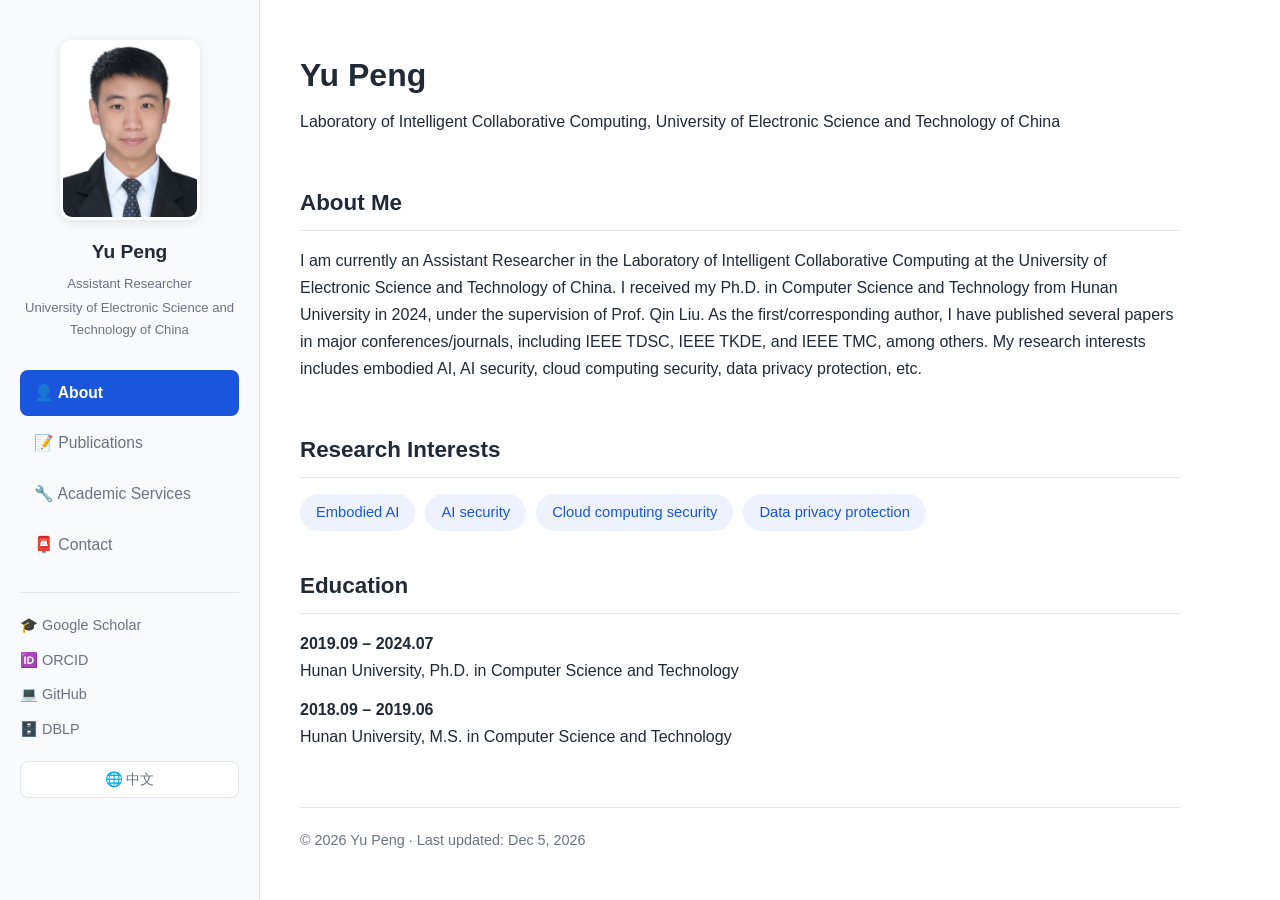
<file: index.html>
<!DOCTYPE html>
<html lang="en">
<head>
  <meta charset="UTF-8">
  <meta name="viewport" content="width=device-width, initial-scale=1.0">
  <title>Yu Peng | Homepage</title>
  <link rel="stylesheet" href="style.css">
</head>
<body>
  <div class="layout">
    <aside class="sidebar">
      <div class="avatar"><img src="avatar.jpg" alt="Yu Peng"></div>
      <div class="name i18n-name">Yu Peng</div>
      <div class="name-sub">
        <span data-zh="助理研究员" data-en="Assistant Researcher">助理研究员</span>
        <span data-zh="电子科技大学" data-en="University of Electronic Science and Technology of China">电子科技大学</span>
      </div>
      <ul class="nav-links">
        <li><a href="index.html" class="active"><span data-zh="👤 个人简介" data-en="👤 About">👤 个人简介</span></a></li>
        <li><a href="publications.html"><span data-zh="📝 论文发表" data-en="📝 Publications">📝 论文发表</span></a></li>
        <li><a href="services.html"><span data-zh="🔧 学术服务" data-en="🔧 Academic Services">🔧 学术服务</span></a></li>
        <li><a href="contact.html"><span data-zh="📮 联系方式" data-en="📮 Contact">📮 联系方式</span></a></li>
      </ul>
      <div class="social">
        <a href="https://scholar.google.com/citations?user=GIQSGzsAAAAJ&hl=zh-CN">🎓 <span data-zh="Google Scholar" data-en="Google Scholar">Google Scholar</span></a>
        <a href="https://orcid.org/0000-0002-2949-9728">🆔 ORCID</a>
        <a href="https://github.com/yupeng-uestc">💻 GitHub</a>
        <a href="https://dblp.org/pid/85/5580-3.html">🗄️ DBLP</a>
      </div>
      <button id="lang-toggle" class="lang-btn">🌐 中文</button>
    </aside>

    <main class="content">
      <h1 class="i18n-name">Yu Peng</h1>
      <p data-zh="电子科技大学，智能计算研究院" data-en="Laboratory of Intelligent Collaborative Computing, University of Electronic Science and Technology of China">智能计算研究院, 电子科技大学</p>

      <h2 data-zh="关于我" data-en="About Me">关于我</h2>
      <p data-zh="我现任电子科技大学智能计算研究院助理研究员。
	  我于2024年在湖南大学获得计算机科学与技术专业博士学位，师从刘琴教授。
	  作为第一作者/通讯作者，我已在 IEEE TDSC、IEEE TKDE、IEEE TMC 等国内外知名期刊和会议上发表多篇学术论文。
	  我的研究方向主要包括：具身智能、人工智能安全、云计算安全、数据隐私保护等。"
         data-en="I am currently an Assistant Researcher in the Laboratory of Intelligent Collaborative Computing at the University of Electronic Science and Technology of China. 
		 I received my Ph.D. in Computer Science and Technology from Hunan University in 2024,  under the supervision of Prof. Qin Liu. 
		 As the first/corresponding author, I have published several papers in major conferences/journals, including IEEE TDSC, IEEE TKDE, and IEEE TMC, among others. 
		 My research interests includes embodied AI, AI security, cloud computing security, data privacy protection, etc. ">
        我的研究方向包括……（中文简介）
      </p>

      <h2 data-zh="研究方向" data-en="Research Interests">研究方向</h2>
      <ul class="interest-list2">
        <li data-zh="具身智能" data-en="Embodied AI">具身智能</li>
		<li data-zh="人工智能安全" data-en="AI security">人工智能安全</li>
		<li data-zh="云计算安全" data-en="Cloud computing security">云计算安全</li>
		<li data-zh="数据隐私保护" data-en="Data privacy protection">数据隐私保护</li>
      </ul>

      <h2 data-zh="教育经历" data-en="Education">教育经历</h2>
      <p><strong>2019.09 – 2024.07</strong><br>
        <span data-zh="湖南大学　计算机科学与技术　博士研究生" data-en="Hunan University, Ph.D. in Computer Science and Technology">湖南大学　计算机科学与技术　博士研究生</span>
	  </p>
	  <p><strong>2018.09 – 2019.06</strong><br>
        <span data-zh="湖南大学　计算机科学与技术　硕士研究生" data-en="Hunan University, M.S. in Computer Science and Technology">湖南大学　计算机科学与技术　硕士研究生</span>
	  </p>

      <footer>
        <span data-zh="© 2026 彭宇 · Last updated: " data-en="© 2026 Yu Peng · Last updated: ">© 2026 Yu Peng · Last updated: </span><span id="last-updated"></span>
      </footer>
    </main>
  </div>
  <script src="i18n.js"></script>
  <script src="lastupdated.js"></script>
</body>
</html>
</file>
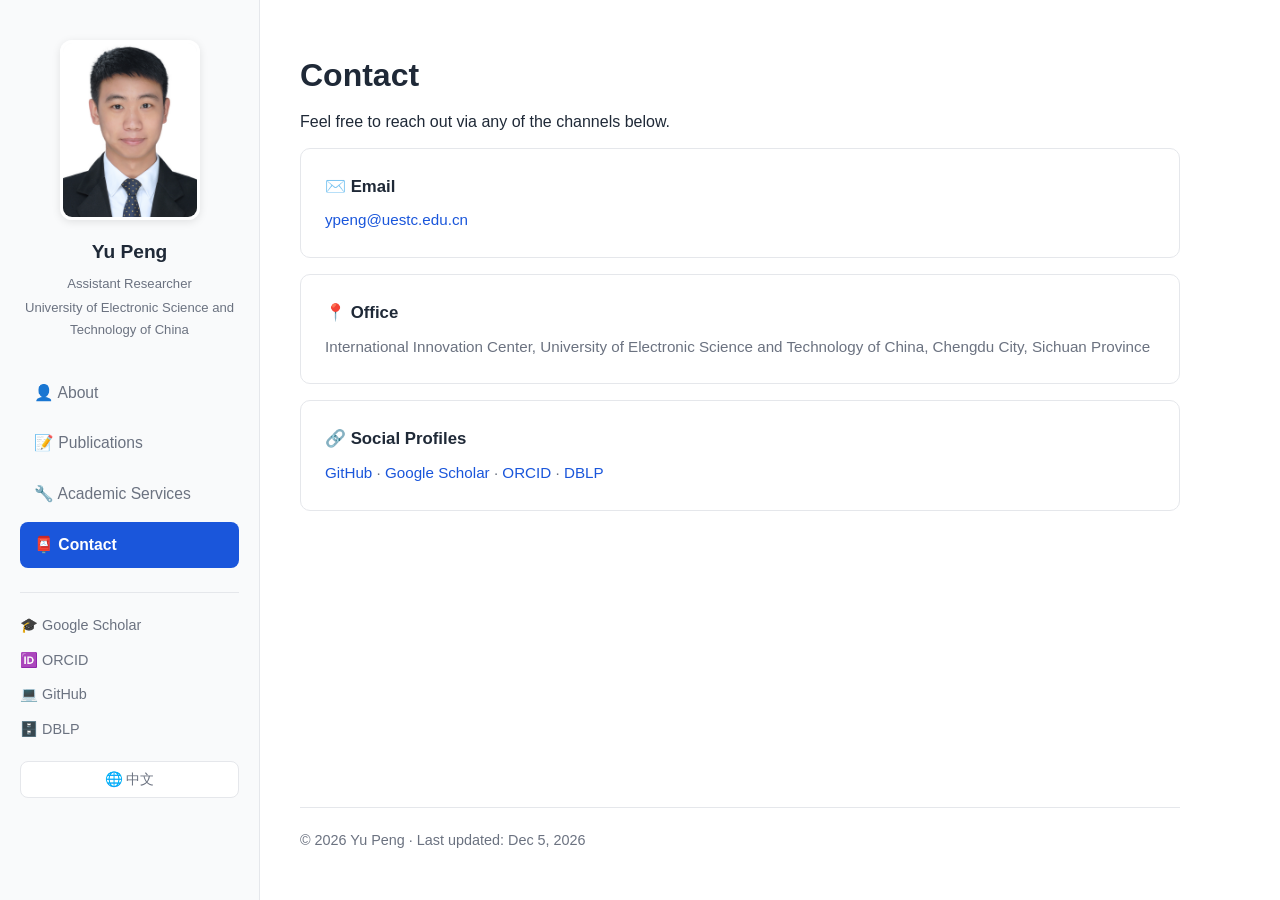
<file: contact.html>
<!DOCTYPE html>
<html lang="en">
<head>
  <meta charset="UTF-8">
  <meta name="viewport" content="width=device-width, initial-scale=1.0">
  <title>Yu Peng | Contact</title>
  <link rel="stylesheet" href="style.css">
</head>
<body>
  <div class="layout">
    <aside class="sidebar">
      <div class="avatar"><img src="avatar.jpg" alt="Yu Peng"></div>
      <div class="name i18n-name">Yu Peng</div>
      <div class="name-sub">
        <span data-zh="助理研究员" data-en="Assistant Researcher">助理研究员</span>
        <span data-zh="电子科技大学" data-en="University of Electronic Science and Technology of China">电子科技大学</span>
      </div>
      <ul class="nav-links">
        <li><a href="index.html"><span data-zh="👤 个人简介" data-en="👤 About">👤 个人简介</span></a></li>
        <li><a href="publications.html"><span data-zh="📝 论文发表" data-en="📝 Publications">📝 论文发表</span></a></li>
        <li><a href="services.html"><span data-zh="🔧 学术服务" data-en="🔧 Academic Services">🔧 学术服务</span></a></li>
        <li><a href="contact.html" class="active"><span data-zh="📮 联系方式" data-en="📮 Contact">📮 联系方式</span></a></li>
      </ul>
      <div class="social">
        <a href="https://scholar.google.com/citations?user=GIQSGzsAAAAJ&hl=zh-CN">🎓 Google Scholar</a>
        <a href="https://orcid.org/0000-0002-2949-9728">🆔 ORCID</a>
        <a href="https://github.com/yupeng-uestc">💻 GitHub</a>
        <a href="https://dblp.org/pid/85/5580-3.html">🗄️ DBLP</a>
      </div>
      <button id="lang-toggle" class="lang-btn">🌐 中文</button>
    </aside>

    <main class="content">
      <h1 data-zh="联系方式" data-en="Contact">Contact</h1>
      <p data-zh="欢迎通过以下方式与我联系交流。"
         data-en="Feel free to reach out via any of the channels below.">Feel free to reach out via any of the channels below.</p>

      <div class="contact-card">
        <h3>✉️ <span data-zh="邮箱" data-en="Email">Email</span></h3>
        <p><a href="mailto:ypeng@uestc.edu.cn">ypeng@uestc.edu.cn</a></p>
      </div>

      <div class="contact-card">
        <h3>📍 <span data-zh="办公室" data-en="Office">Office</span></h3>
        <p data-zh="四川省成都市电子科技大学（清水河校区）国际创新中心" data-en="International Innovation Center, University of Electronic Science and Technology of China, Chengdu City, Sichuan Province ">International Innovation Center, University of Electronic Science and Technology of China, Chengdu City, Sichuan Province </p>
      </div>

      <div class="contact-card">
       <h3>🔗 <span data-zh="社交主页" data-en="Social Profiles">Social Profiles</span></h3>
       <p>
        <a href="https://github.com/yupeng-uestc">GitHub</a> ·
        <a href="https://scholar.google.com/citations?user=GIQSGzsAAAAJ&hl=zh-CN">Google Scholar</a> ·
        <a href="https://orcid.org/0000-0002-2949-9728">ORCID</a> ·
        <a href="https://dblp.org/pid/85/5580-3.html">DBLP</a>
  </p>
</div>

      <footer>
        <span data-zh="© 2026 彭宇 · Last updated: " data-en="© 2026 Yu Peng · Last updated: ">© 2026 Yu Peng · Last updated: </span><span id="last-updated"></span>
      </footer>
    </main>
  </div>
  <script src="i18n.js"></script>
  <script src="lastupdated.js"></script>
</body>
</html>
</file>
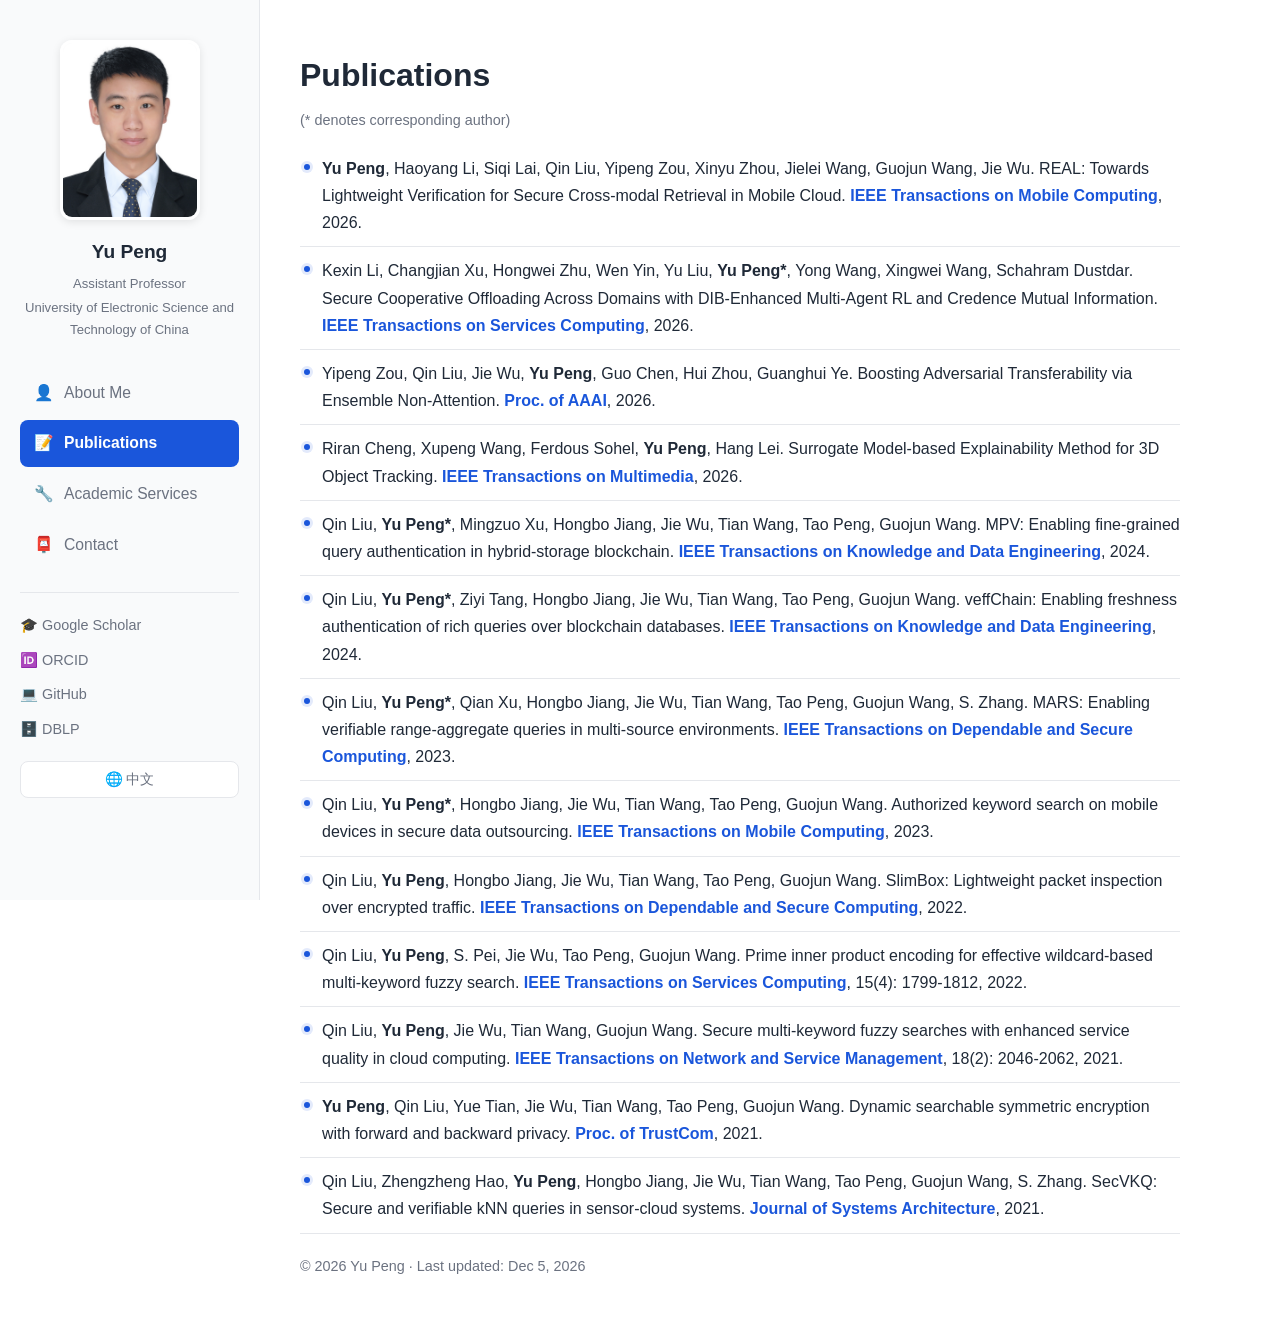
<file: publications.html>
<!DOCTYPE html>
<html lang="en">
<head>
  <meta charset="UTF-8">
  <meta name="viewport" content="width=device-width, initial-scale=1.0">
  <title>Yu Peng | Homepage</title>
  <link rel="stylesheet" href="style.css">
  <link rel="icon" href="avatar.jpg">
</head>
<body>
<div class="layout">

  <!-- ===== 左侧导航栏 ===== -->
  <aside class="sidebar">
    <div class="avatar">
      <img src="avatar.jpg" alt="Yu Peng">
    </div>
    <div class="name i18n-name">Yu Peng</div>
    <div class="name-sub">
      <span data-en="Assistant Professor" data-zh="助理研究员">Assistant Professor</span>
      <span data-en="University of Electronic Science and Technology of China" data-zh="电子科技大学">University of Electronic Science and Technology of China</span>
    </div>

    <ul class="nav-links">
      <li><a href="index.html">👤 <span data-en="About Me" data-zh="个人简介">About Me</span></a></li>
      <li><a href="publications.html" class="active">📝 <span data-en="Publications" data-zh="论文发表">Publications</span></a></li>
      <li><a href="services.html">🔧 <span data-en="Academic Services" data-zh="学术服务">Academic Services</span></a></li>
      <li><a href="contact.html">📮 <span data-en="Contact" data-zh="联系方式">Contact</span></a></li>
    </ul>

    <div class="social">
      <a href="https://scholar.google.com/citations?user=GIQSGzsAAAAJ&hl=zh-CN">🎓 Google Scholar</a>
      <a href="https://orcid.org/0000-0002-2949-9728">🆔 ORCID</a>
      <a href="https://github.com/yupeng-uestc">💻 GitHub</a>
      <a href="https://dblp.org/pid/85/5580-3.html">🗄️ DBLP</a>
    </div>

    <button class="lang-btn" id="lang-toggle">🌐 中文</button>
  </aside>

  <!-- ===== 右侧内容区 ===== -->
  <main class="content">
    <h1 data-en="Publications" data-zh="论文发表">Publications</h1>
    <p class="pub-note" data-en="(* denotes corresponding author)" data-zh="（* 表示通讯作者）">(* denotes corresponding author)</p>

    <ul class="pub-list">
      <li><strong>Yu Peng</strong>, Haoyang Li, Siqi Lai, Qin Liu, Yipeng Zou, Xinyu Zhou, Jielei Wang, Guojun Wang, Jie Wu.
        REAL: Towards Lightweight Verification for Secure Cross-modal Retrieval in Mobile Cloud.
        <span class="venue">IEEE Transactions on Mobile Computing</span>, 2026.</li>

      <li>Kexin Li, Changjian Xu, Hongwei Zhu, Wen Yin, Yu Liu, <strong>Yu Peng*</strong>, Yong Wang, Xingwei Wang, Schahram Dustdar.
        Secure Cooperative Offloading Across Domains with DIB-Enhanced Multi-Agent RL and Credence Mutual Information.
        <span class="venue">IEEE Transactions on Services Computing</span>, 2026.</li>

      <li>Yipeng Zou, Qin Liu, Jie Wu, <strong>Yu Peng</strong>, Guo Chen, Hui Zhou, Guanghui Ye.
        Boosting Adversarial Transferability via Ensemble Non-Attention.
        <span class="venue">Proc. of AAAI</span>, 2026.</li>

      <li>Riran Cheng, Xupeng Wang, Ferdous Sohel, <strong>Yu Peng</strong>, Hang Lei.
        Surrogate Model-based Explainability Method for 3D Object Tracking.
        <span class="venue">IEEE Transactions on Multimedia</span>, 2026.</li>

      <li>Qin Liu, <strong>Yu Peng*</strong>, Mingzuo Xu, Hongbo Jiang, Jie Wu, Tian Wang, Tao Peng, Guojun Wang.
        MPV: Enabling fine-grained query authentication in hybrid-storage blockchain.
        <span class="venue">IEEE Transactions on Knowledge and Data Engineering</span>, 2024.</li>

      <li>Qin Liu, <strong>Yu Peng*</strong>, Ziyi Tang, Hongbo Jiang, Jie Wu, Tian Wang, Tao Peng, Guojun Wang.
        veffChain: Enabling freshness authentication of rich queries over blockchain databases.
        <span class="venue">IEEE Transactions on Knowledge and Data Engineering</span>, 2024.</li>

      <li>Qin Liu, <strong>Yu Peng*</strong>, Qian Xu, Hongbo Jiang, Jie Wu, Tian Wang, Tao Peng, Guojun Wang, S. Zhang.
        MARS: Enabling verifiable range-aggregate queries in multi-source environments.
        <span class="venue">IEEE Transactions on Dependable and Secure Computing</span>, 2023.</li>

      <li>Qin Liu, <strong>Yu Peng*</strong>, Hongbo Jiang, Jie Wu, Tian Wang, Tao Peng, Guojun Wang.
        Authorized keyword search on mobile devices in secure data outsourcing.
        <span class="venue">IEEE Transactions on Mobile Computing</span>, 2023.</li>

      <li>Qin Liu, <strong>Yu Peng</strong>, Hongbo Jiang, Jie Wu, Tian Wang, Tao Peng, Guojun Wang.
        SlimBox: Lightweight packet inspection over encrypted traffic.
        <span class="venue">IEEE Transactions on Dependable and Secure Computing</span>, 2022.</li>

      <li>Qin Liu, <strong>Yu Peng</strong>, S. Pei, Jie Wu, Tao Peng, Guojun Wang.
        Prime inner product encoding for effective wildcard-based multi-keyword fuzzy search.
        <span class="venue">IEEE Transactions on Services Computing</span>, 15(4): 1799-1812, 2022.</li>

      <li>Qin Liu, <strong>Yu Peng</strong>, Jie Wu, Tian Wang, Guojun Wang.
        Secure multi-keyword fuzzy searches with enhanced service quality in cloud computing.
        <span class="venue">IEEE Transactions on Network and Service Management</span>, 18(2): 2046-2062, 2021.</li>

      <li><strong>Yu Peng</strong>, Qin Liu, Yue Tian, Jie Wu, Tian Wang, Tao Peng, Guojun Wang.
        Dynamic searchable symmetric encryption with forward and backward privacy.
        <span class="venue">Proc. of TrustCom</span>, 2021.</li>

      <li>Qin Liu, Zhengzheng Hao, <strong>Yu Peng</strong>, Hongbo Jiang, Jie Wu, Tian Wang, Tao Peng, Guojun Wang, S. Zhang.
        SecVKQ: Secure and verifiable kNN queries in sensor-cloud systems.
        <span class="venue">Journal of Systems Architecture</span>, 2021.</li>
    </ul>

    <footer>
      © 2026 Yu Peng · <span data-en="Last updated" data-zh="最后更新">Last updated</span>: <span id="last-updated"></span>
    </footer>
  </main>

</div>

<script src="i18n.js"></script>
<script src="lastupdated.js"></script>
</body>
</html>
</file>
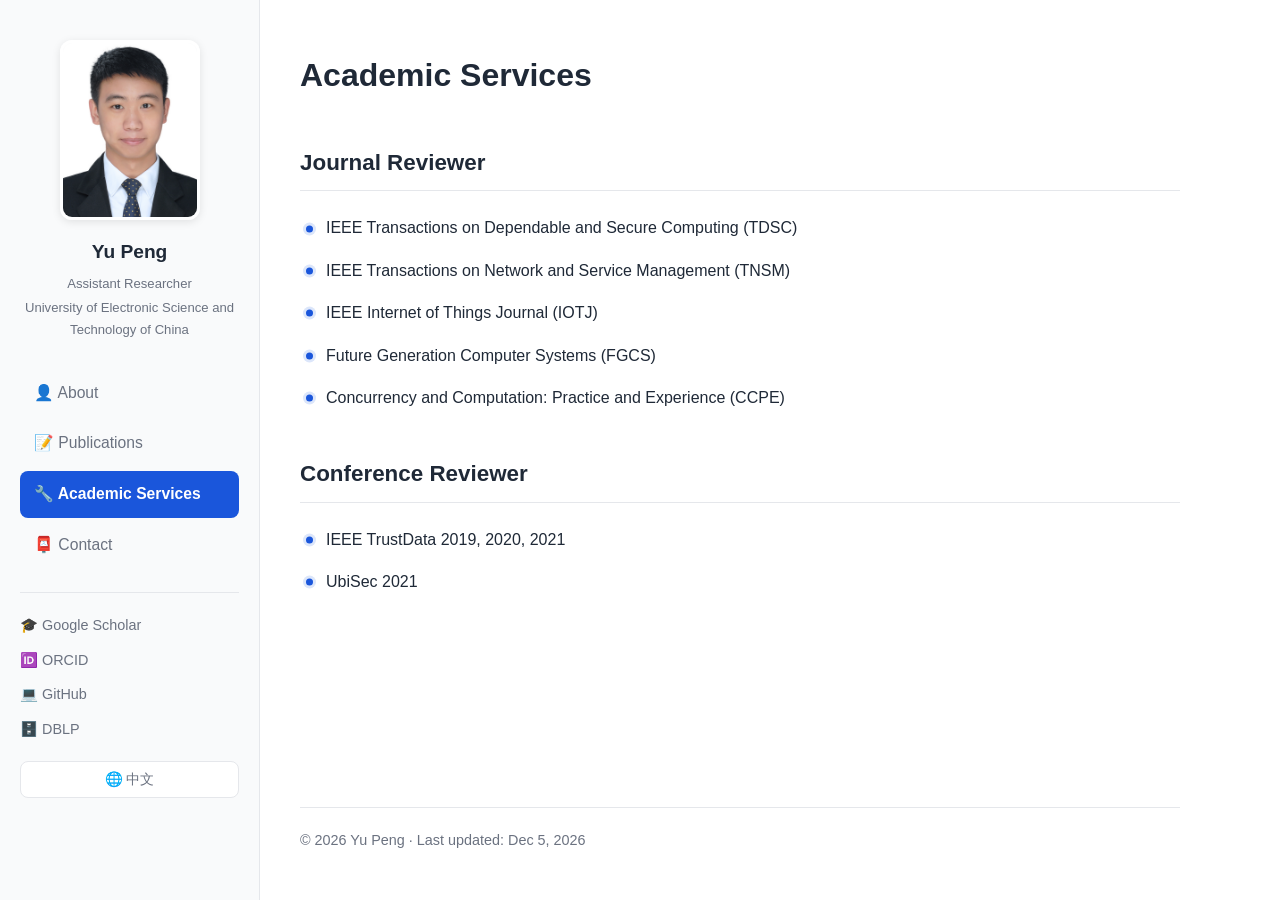
<file: services.html>
<!DOCTYPE html>
<html lang="en">
<head>
  <meta charset="UTF-8">
  <meta name="viewport" content="width=device-width, initial-scale=1.0">
  <title>Yu Peng | Academic Services</title>
  <link rel="stylesheet" href="style.css">
</head>
<body>
  <div class="layout">
    <aside class="sidebar">
      <div class="avatar"><img src="avatar.jpg" alt="Yu Peng"></div>
      <div class="name i18n-name">Yu Peng</div>
      <div class="name-sub">
        <span data-zh="助理研究员" data-en="Assistant Researcher">助理研究员</span>
        <span data-zh="电子科技大学" data-en="University of Electronic Science and Technology of China">电子科技大学</span>
      </div>
      <ul class="nav-links">
        <li><a href="index.html"><span data-zh="👤 个人简介" data-en="👤 About">👤 个人简介</span></a></li>
        <li><a href="publications.html"><span data-zh="📝 论文发表" data-en="📝 Publications">📝 论文发表</span></a></li>
        <li><a href="services.html" class="active"><span data-zh="🔧 学术服务" data-en="🔧 Academic Services">🔧 学术服务</span></a></li>
        <li><a href="contact.html"><span data-zh="📮 联系方式" data-en="📮 Contact">📮 联系方式</span></a></li>
      </ul>
      <div class="social">
        <a href="https://scholar.google.com/citations?user=GIQSGzsAAAAJ&hl=zh-CN">🎓 Google Scholar</a>
        <a href="https://orcid.org/0000-0002-2949-9728">🆔 ORCID</a>
        <a href="https://github.com/yupeng-uestc">💻 GitHub</a>
        <a href="https://dblp.org/pid/85/5580-3.html">🗄️ DBLP</a>
      </div>
      <button id="lang-toggle" class="lang-btn">🌐 中文</button>
    </aside>

    <main class="content">
      <h1 data-zh="学术服务" data-en="Academic Services">Academic Services</h1>

      <h2 data-zh="期刊审稿人" data-en="Journal Reviewer">Journal Reviewer</h2>
      <ul class="interest-list">
        <li>IEEE Transactions on Dependable and Secure Computing (TDSC)</li>
        <li>IEEE Transactions on Network and Service Management (TNSM)</li>
        <li>IEEE Internet of Things Journal (IOTJ)</li>
        <li>Future Generation Computer Systems (FGCS)</li>
        <li>Concurrency and Computation: Practice and Experience (CCPE)</li>
      </ul>

      <h2 data-zh="会议审稿人" data-en="Conference Reviewer">Conference Reviewer</h2>
      <ul class="interest-list">
        <li>IEEE TrustData 2019, 2020, 2021</li>
        <li>UbiSec 2021</li>
      </ul>

      <footer>
        <span data-zh="© 2026 彭宇 · Last updated: " data-en="© 2026 Yu Peng · Last updated: ">© 2026 Yu Peng · Last updated: </span><span id="last-updated"></span>
      </footer>
    </main>
  </div>
  <script src="i18n.js"></script>
  <script src="lastupdated.js"></script>
</body>
</html>
</file>
<file: style.css>
:root {
  --primary: #1a56db;
  --dark: #1f2937;
  --gray: #6b7280;
  --border: #e5e7eb;
  --sidebar-bg: #f9fafb;
}

* { margin: 0; padding: 0; box-sizing: border-box; }

body {
  font-family: "Segoe UI", "PingFang SC", "Microsoft YaHei", sans-serif;
  color: var(--dark);
  line-height: 1.7;
  background: #fff;
}

a { color: var(--primary); text-decoration: none; }
a:hover { text-decoration: underline; }

/* ========== 布局：左侧导航 + 右侧内容 ========== */
.layout { display: flex; min-height: 100vh; }

/* ---- 左侧导航栏 ---- */
.sidebar {
  width: 260px;
  flex-shrink: 0;
  background: var(--sidebar-bg);
  border-right: 1px solid var(--border);
  padding: 40px 20px;
  position: sticky;
  top: 0;
  height: 100vh;
}

/* 头像：圆角矩形 */
.sidebar .avatar { text-align: center; margin-bottom: 8px; }
.sidebar .avatar img {
  width: 140px;
  height: 180px;
  border-radius: 12px;
  object-fit: cover;
  border: 3px solid #fff;
  box-shadow: 0 2px 8px rgba(0,0,0,.1);
}

.sidebar .name {
  text-align: center;
  font-weight: 700;
  font-size: 1.2rem;
  margin-bottom: 4px;
}

.sidebar .name-sub {
  text-align: center;
  color: var(--gray);
  font-size: .82rem;
  margin-bottom: 28px;
  display: flex;
  flex-direction: column;
  gap: 2px;
}

.nav-links { list-style: none; }
.nav-links li { margin-bottom: 4px; }
.nav-links a {
  display: flex;
  align-items: center;
  gap: 10px;
  padding: 10px 14px;
  border-radius: 8px;
  color: var(--gray);
  font-size: .98rem;
  transition: background .15s, color .15s;
}
.nav-links a:hover {
  background: #eef2ff;
  color: var(--primary);
  text-decoration: none;
}
.nav-links a.active {
  background: var(--primary);
  color: #fff;
  font-weight: 600;
}

/* 社交链接：竖排 */
.sidebar .social {
  margin-top: 24px;
  padding-top: 20px;
  border-top: 1px solid var(--border);
  display: flex;
  flex-direction: column;
  gap: 10px;
  font-size: .9rem;
}
.sidebar .social a { color: var(--gray); transition: color .15s; }
.sidebar .social a:hover { color: var(--primary); text-decoration: none; }

/* ---- 右侧内容区 ---- */
.content {
  flex: 1;
  max-width: 960px;
  padding: 48px 40px;
  display: flex;
  flex-direction: column;
}

.content h1 { font-size: 2rem; margin-bottom: 6px; }
.content h2 {
  font-size: 1.4rem;
  margin: 36px 0 16px;
  padding-bottom: 8px;
  border-bottom: 1px solid var(--border);
}
.content p { margin-bottom: 12px; }

/* ============ 论文列表：精致圆点 ============ */
.pub-list { list-style: none; padding: 0; }

.pub-list li {
  position: relative;
  padding: 10px 0 10px 22px;
  border-bottom: 1px solid var(--border);
}

/* 小圆点：主色实心 + 淡蓝外圈 */
.pub-list li::before {
  content: "";
  position: absolute;
  left: 4px;
  top: 22px;                    /* 对齐论文第一行 */
  transform: translateY(-50%);
  width: 6px;
  height: 6px;
  border-radius: 50%;
  background: var(--primary);
  box-shadow: 0 0 0 3px rgba(26, 86, 219, .12);
}

/* 期刊/会议名：主色加粗 */
.pub-list .venue {
  color: var(--primary);
  font-weight: 600;
}

.pub-list li:last-child { border-bottom: none; }

/* 论文说明行 */
.pub-note { color: var(--gray); font-size: .9rem; }

/* ---- 联系卡片 ---- */
.contact-card {
  border: 1px solid var(--border);
  border-radius: 10px;
  padding: 24px;
  margin-bottom: 16px;
}
.contact-card h3 { font-size: 1.05rem; margin-bottom: 6px; }
.contact-card p { color: var(--gray); font-size: .95rem; margin: 0; }

/* ---- 页脚：自动固定在视口底端 ---- */
footer {
  border-top: 1px solid var(--border);
  margin-top: auto;
  padding-top: 20px;
  color: var(--gray);
  font-size: .9rem;
}

/* ---- 移动端适配：侧栏变顶部导航 ---- */
@media (max-width: 768px) {
  .layout { flex-direction: column; }
  .sidebar {
    width: 100%;
    height: auto;
    position: static;
    border-right: none;
    border-bottom: 1px solid var(--border);
    padding: 24px 20px;
  }
  .nav-links { display: flex; flex-wrap: wrap; justify-content: center; gap: 4px; }
  .nav-links li { margin: 0; }
  .sidebar .social { border-top: none; padding-top: 12px; }
  .content { padding: 32px 20px; }
}

/* ---- 语言切换按钮 ---- */
.lang-btn {
  margin-top: 20px;
  padding: 8px 14px;
  border: 1px solid var(--border);
  border-radius: 8px;
  background: #fff;
  color: var(--gray);
  font-size: .9rem;
  cursor: pointer;
  width: 100%;
  transition: background .15s, color .15s;
}
.lang-btn:hover { background: #eef2ff; color: var(--primary); }

/* ---- 研究方向 & 学术服务列表：彩色圆点 ---- */
.interest-list, .service-list {
  list-style: none;
  padding-left: 0;
}
.interest-list li, .service-list li {
  position: relative;
  padding: 6px 0 6px 26px;
  line-height: 1.9;
}
.interest-list li::before, .service-list li::before {
  content: "";
  position: absolute;
  left: 6px;
  top: 50%;
  transform: translateY(-50%);
  width: 7px;
  height: 7px;
  border-radius: 50%;
  background: var(--primary);
  box-shadow: 0 0 0 3px rgba(26, 86, 219, .15);
}

/* ---- 研究方向：标签胶囊式（备用） ---- */
.interest-list2 {
  list-style: none;
  padding: 0;
  display: flex;
  flex-wrap: wrap;
  gap: 10px;
}
.interest-list2 li {
  padding: 6px 16px;
  border-radius: 999px;
  background: #eef2ff;
  color: var(--primary);
  font-size: .92rem;
  font-weight: 500;
}
</file>
